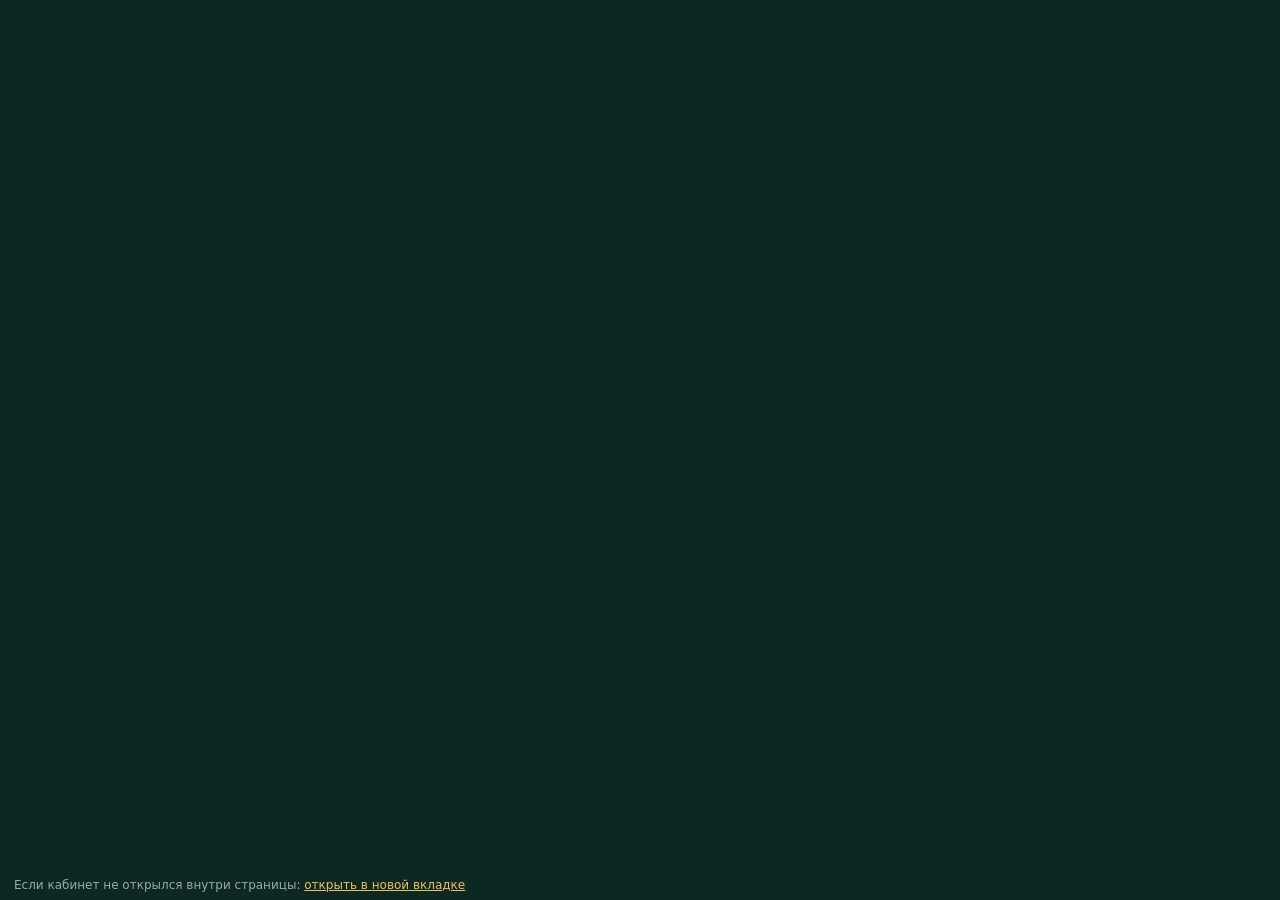
<file: cabinet/index.html>
<!doctype html><html lang="ru"><head><meta charset="utf-8"><meta name="viewport" content="width=device-width,initial-scale=1"><meta name="robots" content="noindex,nofollow"><title>Кабинет · Kazakhstan by Car</title>
<style>html,body{margin:0;height:100%;background:#0d2824;font-family:system-ui,-apple-system,"Segoe UI",sans-serif}iframe{border:0;width:100%;height:100%;display:block}.bar{position:fixed;left:0;right:0;bottom:0;padding:8px 14px;font-size:12px;color:rgba(255,255,255,.6);background:rgba(13,40,36,.9)}.bar a{color:#f2c14e}</style></head>
<body><iframe src="https://script.google.com/macros/s/AKfycbyx2xTh2XgMOT9SLX1YnBMxplKZfJYED21TPcUFick88_68qLgkqeAtkst3ia2_K6de/exec" title="Кабинет Kazakhstan by Car" allow="clipboard-write"></iframe><div class="bar">Если кабинет не открылся внутри страницы: <a href="https://script.google.com/macros/s/AKfycbyx2xTh2XgMOT9SLX1YnBMxplKZfJYED21TPcUFick88_68qLgkqeAtkst3ia2_K6de/exec" target="_blank" rel="noopener">открыть в новой вкладке</a></div></body></html>
</file>
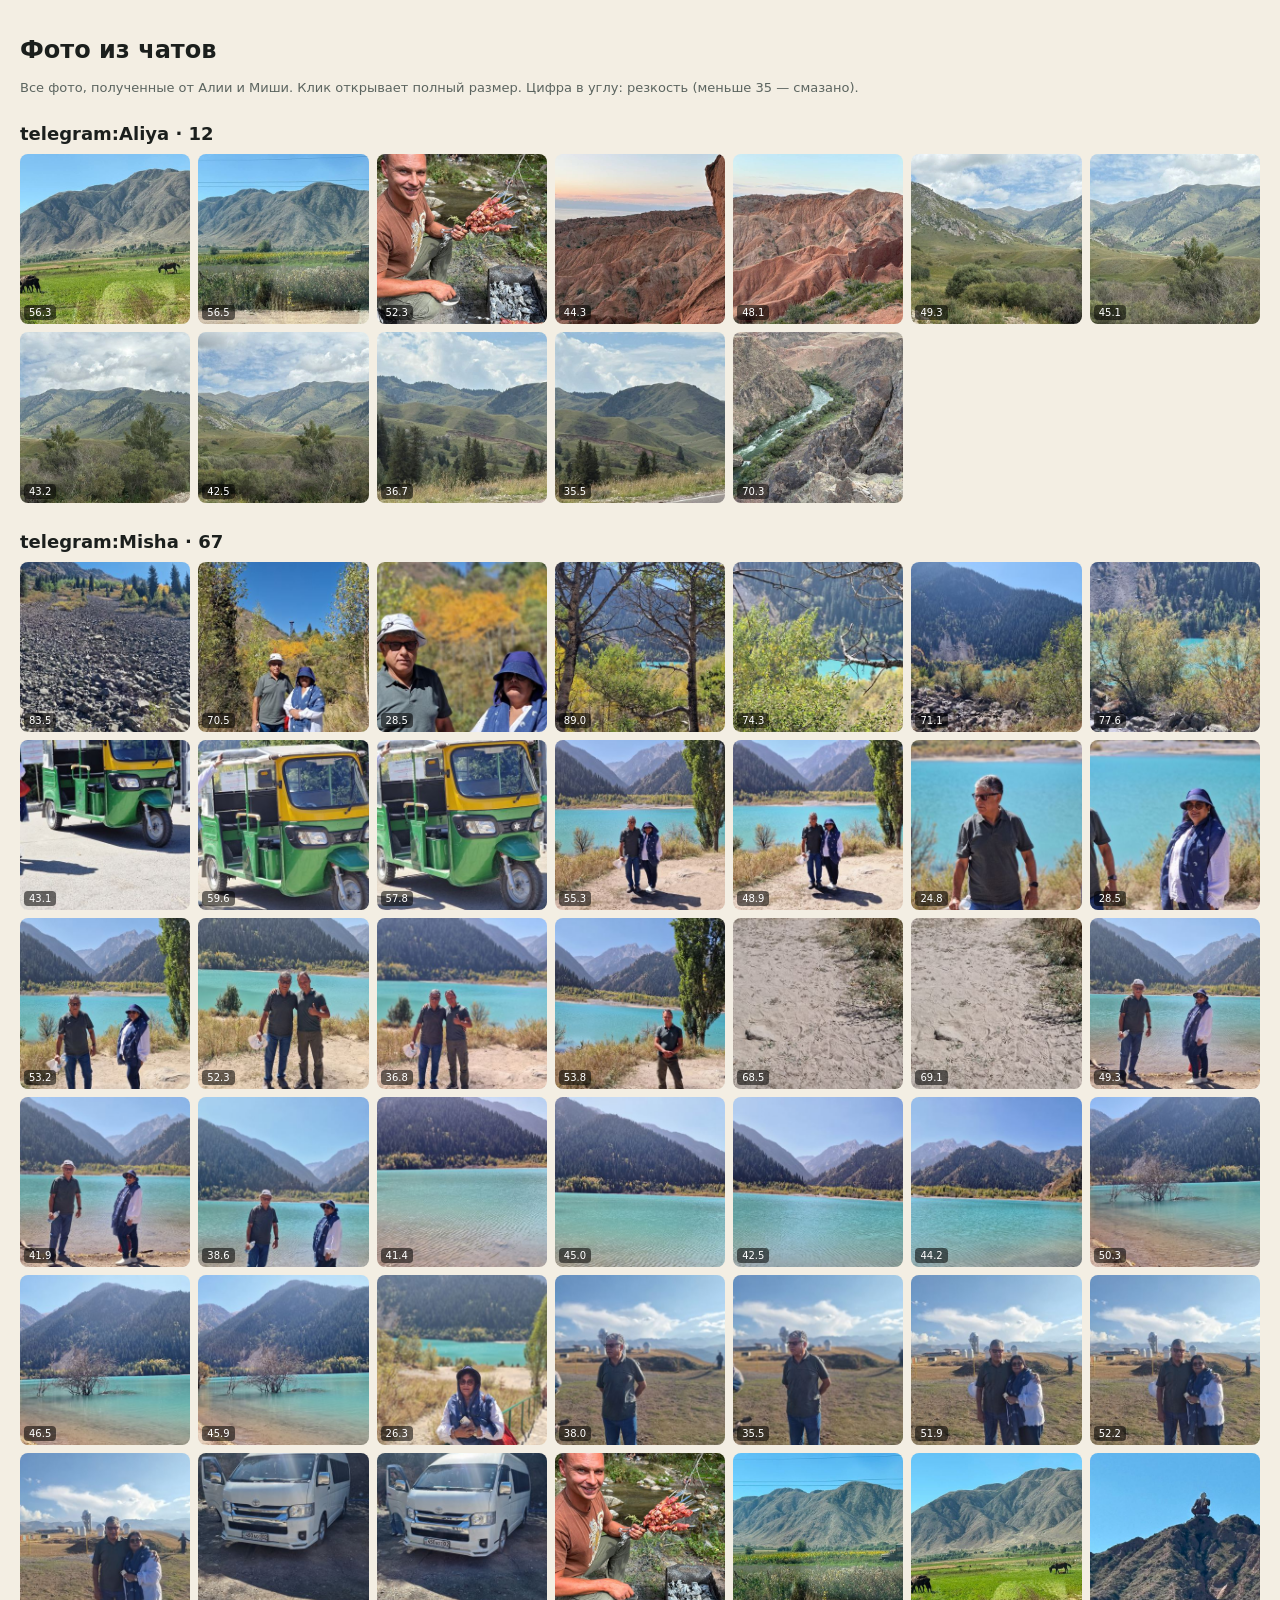
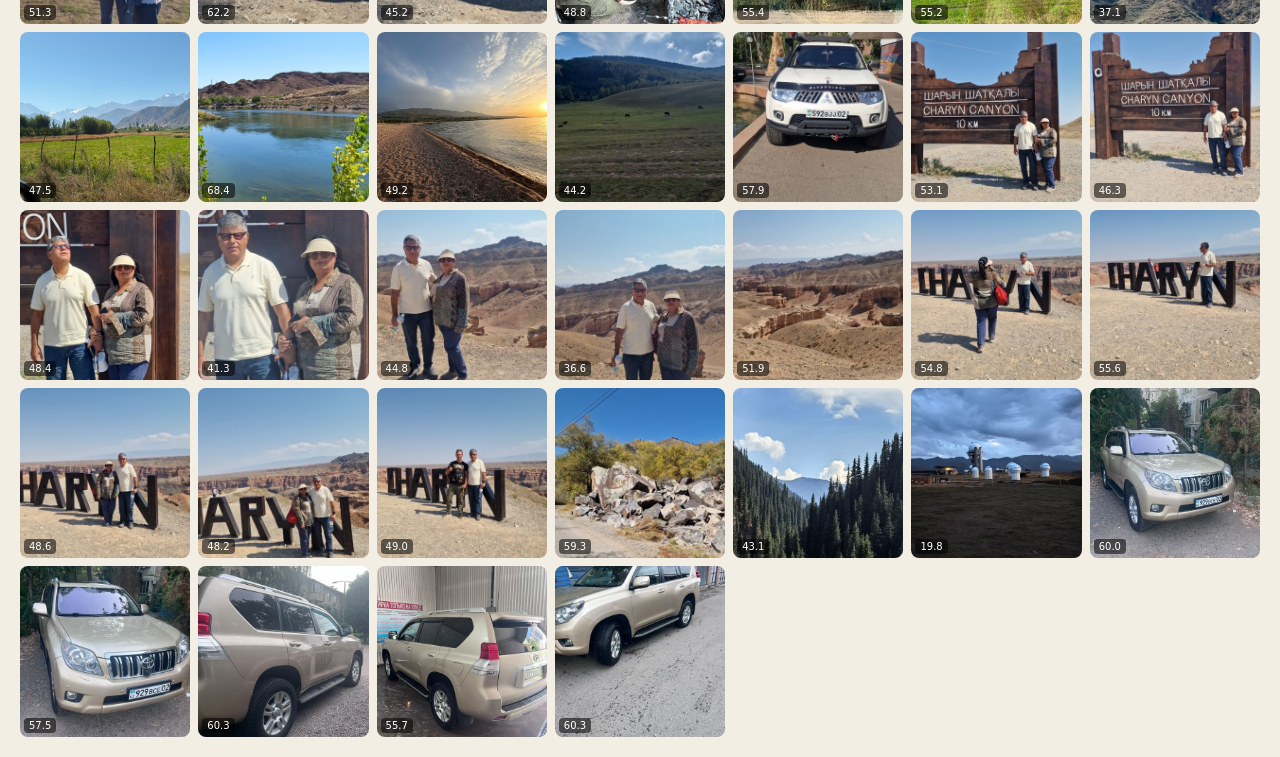
<file: photos/index.html>
<!doctype html><html lang="ru"><head><meta charset="utf-8"><meta name="viewport" content="width=device-width,initial-scale=1"><title>Фото из чатов — Kazakhstan by Car</title><style>body{margin:0;font:15px system-ui;background:#f3eee3;color:#1b1f1d;padding:20px}h1{font-size:24px}h2{font-size:18px;margin:28px 0 10px}.g{display:grid;gap:8px;grid-template-columns:repeat(auto-fill,minmax(160px,1fr))}.g a{display:block;position:relative}.g img{width:100%;aspect-ratio:1;object-fit:cover;border-radius:8px;display:block}.g small{position:absolute;left:4px;bottom:4px;background:rgba(0,0,0,.55);color:#fff;font-size:10px;padding:2px 5px;border-radius:4px}.n{color:#5b645f;font-size:13px}</style></head><body><h1>Фото из чатов</h1><p class="n">Все фото, полученные от Алии и Миши. Клик открывает полный размер. Цифра в углу: резкость (меньше 35 — смазано).</p>
<h2>telegram:Aliya · 12</h2><div class="g">
<a href="full/02b91d7c4c67.jpg" target="_blank"><img src="thumbs/02b91d7c4c67.jpg" alt="aliya_001_p01_photo.jpg" loading="lazy"><small>56.3</small></a>
<a href="full/a7c5ad2ee992.jpg" target="_blank"><img src="thumbs/a7c5ad2ee992.jpg" alt="aliya_002_p02_photo.jpg" loading="lazy"><small>56.5</small></a>
<a href="full/2d119935efa1.jpg" target="_blank"><img src="thumbs/2d119935efa1.jpg" alt="aliya_003_p03_photo.jpg" loading="lazy"><small>52.3</small></a>
<a href="full/4ea2fbef94d4.jpg" target="_blank"><img src="thumbs/4ea2fbef94d4.jpg" alt="aliya_006_p06_photo.jpg" loading="lazy"><small>44.3</small></a>
<a href="full/2bcda2ec6191.jpg" target="_blank"><img src="thumbs/2bcda2ec6191.jpg" alt="aliya_007_p07_photo.jpg" loading="lazy"><small>48.1</small></a>
<a href="full/0d85abea7d4a.jpg" target="_blank"><img src="thumbs/0d85abea7d4a.jpg" alt="aliya_008_p08_photo.jpg" loading="lazy"><small>49.3</small></a>
<a href="full/dcddff3e30a5.jpg" target="_blank"><img src="thumbs/dcddff3e30a5.jpg" alt="aliya_009_p09_photo.jpg" loading="lazy"><small>45.1</small></a>
<a href="full/3412cdf49419.jpg" target="_blank"><img src="thumbs/3412cdf49419.jpg" alt="aliya_010_p10_photo.jpg" loading="lazy"><small>43.2</small></a>
<a href="full/c811243fadcb.jpg" target="_blank"><img src="thumbs/c811243fadcb.jpg" alt="aliya_011_p11_photo.jpg" loading="lazy"><small>42.5</small></a>
<a href="full/8dd8b42c7c29.jpg" target="_blank"><img src="thumbs/8dd8b42c7c29.jpg" alt="aliya_012_p12_photo.jpg" loading="lazy"><small>36.7</small></a>
<a href="full/97e20a9a5270.jpg" target="_blank"><img src="thumbs/97e20a9a5270.jpg" alt="aliya_013_p13_photo.jpg" loading="lazy"><small>35.5</small></a>
<a href="full/29873065f679.jpg" target="_blank"><img src="thumbs/29873065f679.jpg" alt="aliya_014_p14_photo.jpg" loading="lazy"><small>70.3</small></a>
</div>
<h2>telegram:Misha · 67</h2><div class="g">
<a href="full/2ebd1b657649.jpg" target="_blank"><img src="thumbs/2ebd1b657649.jpg" alt="20260914_110432.jpg" loading="lazy"><small>83.5</small></a>
<a href="full/2c7c97510115.jpg" target="_blank"><img src="thumbs/2c7c97510115.jpg" alt="20260914_110505.jpg" loading="lazy"><small>70.5</small></a>
<a href="full/9c0977a82a38.jpg" target="_blank"><img src="thumbs/9c0977a82a38.jpg" alt="20260914_110515.jpg" loading="lazy"><small>28.5</small></a>
<a href="full/c6b6a38cb92d.jpg" target="_blank"><img src="thumbs/c6b6a38cb92d.jpg" alt="20260914_111106.jpg" loading="lazy"><small>89.0</small></a>
<a href="full/fc6c06a0e4e8.jpg" target="_blank"><img src="thumbs/fc6c06a0e4e8.jpg" alt="20260914_111117.jpg" loading="lazy"><small>74.3</small></a>
<a href="full/3708b855747f.jpg" target="_blank"><img src="thumbs/3708b855747f.jpg" alt="20260914_111404.jpg" loading="lazy"><small>71.1</small></a>
<a href="full/74d2aff2b7a1.jpg" target="_blank"><img src="thumbs/74d2aff2b7a1.jpg" alt="20260914_111411.jpg" loading="lazy"><small>77.6</small></a>
<a href="full/34a40a370eef.jpg" target="_blank"><img src="thumbs/34a40a370eef.jpg" alt="20260914_112018.jpg" loading="lazy"><small>43.1</small></a>
<a href="full/0350a7badcc5.jpg" target="_blank"><img src="thumbs/0350a7badcc5.jpg" alt="20260914_112029.jpg" loading="lazy"><small>59.6</small></a>
<a href="full/0ba55bb6670f.jpg" target="_blank"><img src="thumbs/0ba55bb6670f.jpg" alt="20260914_112031.jpg" loading="lazy"><small>57.8</small></a>
<a href="full/74a7a811bc9c.jpg" target="_blank"><img src="thumbs/74a7a811bc9c.jpg" alt="20260914_112407.jpg" loading="lazy"><small>55.3</small></a>
<a href="full/edd4c0fee07b.jpg" target="_blank"><img src="thumbs/edd4c0fee07b.jpg" alt="20260914_112409.jpg" loading="lazy"><small>48.9</small></a>
<a href="full/bf0231eb41d1.jpg" target="_blank"><img src="thumbs/bf0231eb41d1.jpg" alt="20260914_112422.jpg" loading="lazy"><small>24.8</small></a>
<a href="full/2ed8b87cb661.jpg" target="_blank"><img src="thumbs/2ed8b87cb661.jpg" alt="20260914_112424.jpg" loading="lazy"><small>28.5</small></a>
<a href="full/c41290ca2cba.jpg" target="_blank"><img src="thumbs/c41290ca2cba.jpg" alt="20260914_112433.jpg" loading="lazy"><small>53.2</small></a>
<a href="full/ffb854f20fc3.jpg" target="_blank"><img src="thumbs/ffb854f20fc3.jpg" alt="20260914_112530.jpg" loading="lazy"><small>52.3</small></a>
<a href="full/a2c310083a37.jpg" target="_blank"><img src="thumbs/a2c310083a37.jpg" alt="20260914_112537.jpg" loading="lazy"><small>36.8</small></a>
<a href="full/c7287eae5ad3.jpg" target="_blank"><img src="thumbs/c7287eae5ad3.jpg" alt="20260914_112555.jpg" loading="lazy"><small>53.8</small></a>
<a href="full/ffb91603adc4.jpg" target="_blank"><img src="thumbs/ffb91603adc4.jpg" alt="20260914_112705.jpg" loading="lazy"><small>68.5</small></a>
<a href="full/1fc05dac2825.jpg" target="_blank"><img src="thumbs/1fc05dac2825.jpg" alt="20260914_112708.jpg" loading="lazy"><small>69.1</small></a>
<a href="full/0cc881f274a8.jpg" target="_blank"><img src="thumbs/0cc881f274a8.jpg" alt="20260914_112820.jpg" loading="lazy"><small>49.3</small></a>
<a href="full/12b8a34aad9b.jpg" target="_blank"><img src="thumbs/12b8a34aad9b.jpg" alt="20260914_112823.jpg" loading="lazy"><small>41.9</small></a>
<a href="full/cfdac9fc8fbf.jpg" target="_blank"><img src="thumbs/cfdac9fc8fbf.jpg" alt="20260914_112829.jpg" loading="lazy"><small>38.6</small></a>
<a href="full/4af538c99348.jpg" target="_blank"><img src="thumbs/4af538c99348.jpg" alt="20260914_113018.jpg" loading="lazy"><small>41.4</small></a>
<a href="full/486e83795f9f.jpg" target="_blank"><img src="thumbs/486e83795f9f.jpg" alt="20260914_113020.jpg" loading="lazy"><small>45.0</small></a>
<a href="full/bde5d9c3f777.jpg" target="_blank"><img src="thumbs/bde5d9c3f777.jpg" alt="20260914_113023.jpg" loading="lazy"><small>42.5</small></a>
<a href="full/e5b0a6de6374.jpg" target="_blank"><img src="thumbs/e5b0a6de6374.jpg" alt="20260914_113026.jpg" loading="lazy"><small>44.2</small></a>
<a href="full/06fcbf076fec.jpg" target="_blank"><img src="thumbs/06fcbf076fec.jpg" alt="20260914_113233.jpg" loading="lazy"><small>50.3</small></a>
<a href="full/da8bff7ecc0e.jpg" target="_blank"><img src="thumbs/da8bff7ecc0e.jpg" alt="20260914_113243.jpg" loading="lazy"><small>46.5</small></a>
<a href="full/0546858b3fa2.jpg" target="_blank"><img src="thumbs/0546858b3fa2.jpg" alt="20260914_113246.jpg" loading="lazy"><small>45.9</small></a>
<a href="full/90318a2b6525.jpg" target="_blank"><img src="thumbs/90318a2b6525.jpg" alt="20260914_114028.jpg" loading="lazy"><small>26.3</small></a>
<a href="full/3e50cd7a4060.jpg" target="_blank"><img src="thumbs/3e50cd7a4060.jpg" alt="20260914_161249.jpg" loading="lazy"><small>38.0</small></a>
<a href="full/bc98485fbea7.jpg" target="_blank"><img src="thumbs/bc98485fbea7.jpg" alt="20260914_161251.jpg" loading="lazy"><small>35.5</small></a>
<a href="full/046ef988633a.jpg" target="_blank"><img src="thumbs/046ef988633a.jpg" alt="20260914_161325.jpg" loading="lazy"><small>51.9</small></a>
<a href="full/182434a5fbbd.jpg" target="_blank"><img src="thumbs/182434a5fbbd.jpg" alt="20260914_161327.jpg" loading="lazy"><small>52.2</small></a>
<a href="full/8748492b06b5.jpg" target="_blank"><img src="thumbs/8748492b06b5.jpg" alt="20260914_161329.jpg" loading="lazy"><small>51.3</small></a>
<a href="full/d41f7ed4287d.jpg" target="_blank"><img src="thumbs/d41f7ed4287d.jpg" alt="20260928_121628.jpg" loading="lazy"><small>62.2</small></a>
<a href="full/bc4bd88eaccc.jpg" target="_blank"><img src="thumbs/bc4bd88eaccc.jpg" alt="20260928_121633.jpg" loading="lazy"><small>45.2</small></a>
<a href="full/97f71d809d60.jpg" target="_blank"><img src="thumbs/97f71d809d60.jpg" alt="IMG-20260823-WA0038.jpg" loading="lazy"><small>48.8</small></a>
<a href="full/c9f9a94c98d9.jpg" target="_blank"><img src="thumbs/c9f9a94c98d9.jpg" alt="IMG-20260827-WA0001.jpg" loading="lazy"><small>55.4</small></a>
<a href="full/3f8797a83542.jpg" target="_blank"><img src="thumbs/3f8797a83542.jpg" alt="IMG-20260827-WA0002.jpg" loading="lazy"><small>55.2</small></a>
<a href="full/c7b067df07ed.jpg" target="_blank"><img src="thumbs/c7b067df07ed.jpg" alt="IMG-20260827-WA0006.jpg" loading="lazy"><small>37.1</small></a>
<a href="full/dfcc2fd600a8.jpg" target="_blank"><img src="thumbs/dfcc2fd600a8.jpg" alt="IMG-20260827-WA0007.jpg" loading="lazy"><small>47.5</small></a>
<a href="full/32e3ba94c5dd.jpg" target="_blank"><img src="thumbs/32e3ba94c5dd.jpg" alt="IMG-20260827-WA0022.jpg" loading="lazy"><small>68.4</small></a>
<a href="full/cfb07a2f4296.jpg" target="_blank"><img src="thumbs/cfb07a2f4296.jpg" alt="IMG-20260830-WA0020.jpg" loading="lazy"><small>49.2</small></a>
<a href="full/a78b4ad9cf56.jpg" target="_blank"><img src="thumbs/a78b4ad9cf56.jpg" alt="IMG-20260908-WA0068.jpg" loading="lazy"><small>44.2</small></a>
<a href="full/0cbfc8998d47.jpeg" target="_blank"><img src="thumbs/0cbfc8998d47.jpg" alt="IMG-20260912-WA0005.jpeg" loading="lazy"><small>57.9</small></a>
<a href="full/af68aafdded8.jpeg" target="_blank"><img src="thumbs/af68aafdded8.jpg" alt="IMG-20260912-WA0018.jpeg" loading="lazy"><small>53.1</small></a>
<a href="full/5dfb3287a79d.jpeg" target="_blank"><img src="thumbs/5dfb3287a79d.jpg" alt="IMG-20260912-WA0019.jpeg" loading="lazy"><small>46.3</small></a>
<a href="full/4306ae61da6c.jpeg" target="_blank"><img src="thumbs/4306ae61da6c.jpg" alt="IMG-20260912-WA0020.jpeg" loading="lazy"><small>48.4</small></a>
<a href="full/26d15d9dcbc3.jpeg" target="_blank"><img src="thumbs/26d15d9dcbc3.jpg" alt="IMG-20260912-WA0021.jpeg" loading="lazy"><small>41.3</small></a>
<a href="full/272090cf3b38.jpeg" target="_blank"><img src="thumbs/272090cf3b38.jpg" alt="IMG-20260912-WA0027.jpeg" loading="lazy"><small>44.8</small></a>
<a href="full/be611d692f50.jpeg" target="_blank"><img src="thumbs/be611d692f50.jpg" alt="IMG-20260912-WA0028.jpeg" loading="lazy"><small>36.6</small></a>
<a href="full/6fe7e88825ba.jpeg" target="_blank"><img src="thumbs/6fe7e88825ba.jpg" alt="IMG-20260912-WA0031.jpeg" loading="lazy"><small>51.9</small></a>
<a href="full/b93048bfd285.jpeg" target="_blank"><img src="thumbs/b93048bfd285.jpg" alt="IMG-20260912-WA0037.jpeg" loading="lazy"><small>54.8</small></a>
<a href="full/4c71294ec9f1.jpeg" target="_blank"><img src="thumbs/4c71294ec9f1.jpg" alt="IMG-20260912-WA0038.jpeg" loading="lazy"><small>55.6</small></a>
<a href="full/c9d65bfbc1b7.jpeg" target="_blank"><img src="thumbs/c9d65bfbc1b7.jpg" alt="IMG-20260912-WA0039.jpeg" loading="lazy"><small>48.6</small></a>
<a href="full/8b0c4739a429.jpeg" target="_blank"><img src="thumbs/8b0c4739a429.jpg" alt="IMG-20260912-WA0040.jpeg" loading="lazy"><small>48.2</small></a>
<a href="full/53a3e852245c.jpeg" target="_blank"><img src="thumbs/53a3e852245c.jpg" alt="IMG-20260912-WA0042.jpeg" loading="lazy"><small>49.0</small></a>
<a href="full/f93107baf419.jpeg" target="_blank"><img src="thumbs/f93107baf419.jpg" alt="IMG-20260914-WA0018.jpeg" loading="lazy"><small>59.3</small></a>
<a href="full/862253c8e0c5.jpg" target="_blank"><img src="thumbs/862253c8e0c5.jpg" alt="IMG-20260920-WA0006.jpg" loading="lazy"><small>43.1</small></a>
<a href="full/09cdd941abba.jpg" target="_blank"><img src="thumbs/09cdd941abba.jpg" alt="IMG-20260920-WA0007.jpg" loading="lazy"><small>19.8</small></a>
<a href="full/225f3c759864.jpg" target="_blank"><img src="thumbs/225f3c759864.jpg" alt="IMG-20261014-WA0038.jpg" loading="lazy"><small>60.0</small></a>
<a href="full/06daf4e5b16b.jpg" target="_blank"><img src="thumbs/06daf4e5b16b.jpg" alt="IMG-20261014-WA0039.jpg" loading="lazy"><small>57.5</small></a>
<a href="full/95fe1978cfbf.jpg" target="_blank"><img src="thumbs/95fe1978cfbf.jpg" alt="IMG-20261014-WA0046.jpg" loading="lazy"><small>60.3</small></a>
<a href="full/27c48638cd28.jpg" target="_blank"><img src="thumbs/27c48638cd28.jpg" alt="IMG-20261014-WA0048.jpg" loading="lazy"><small>55.7</small></a>
<a href="full/1824ca8e10ad.jpg" target="_blank"><img src="thumbs/1824ca8e10ad.jpg" alt="IMG-20261014-WA0049.jpg" loading="lazy"><small>60.3</small></a>
</div>
</body></html>
</file>
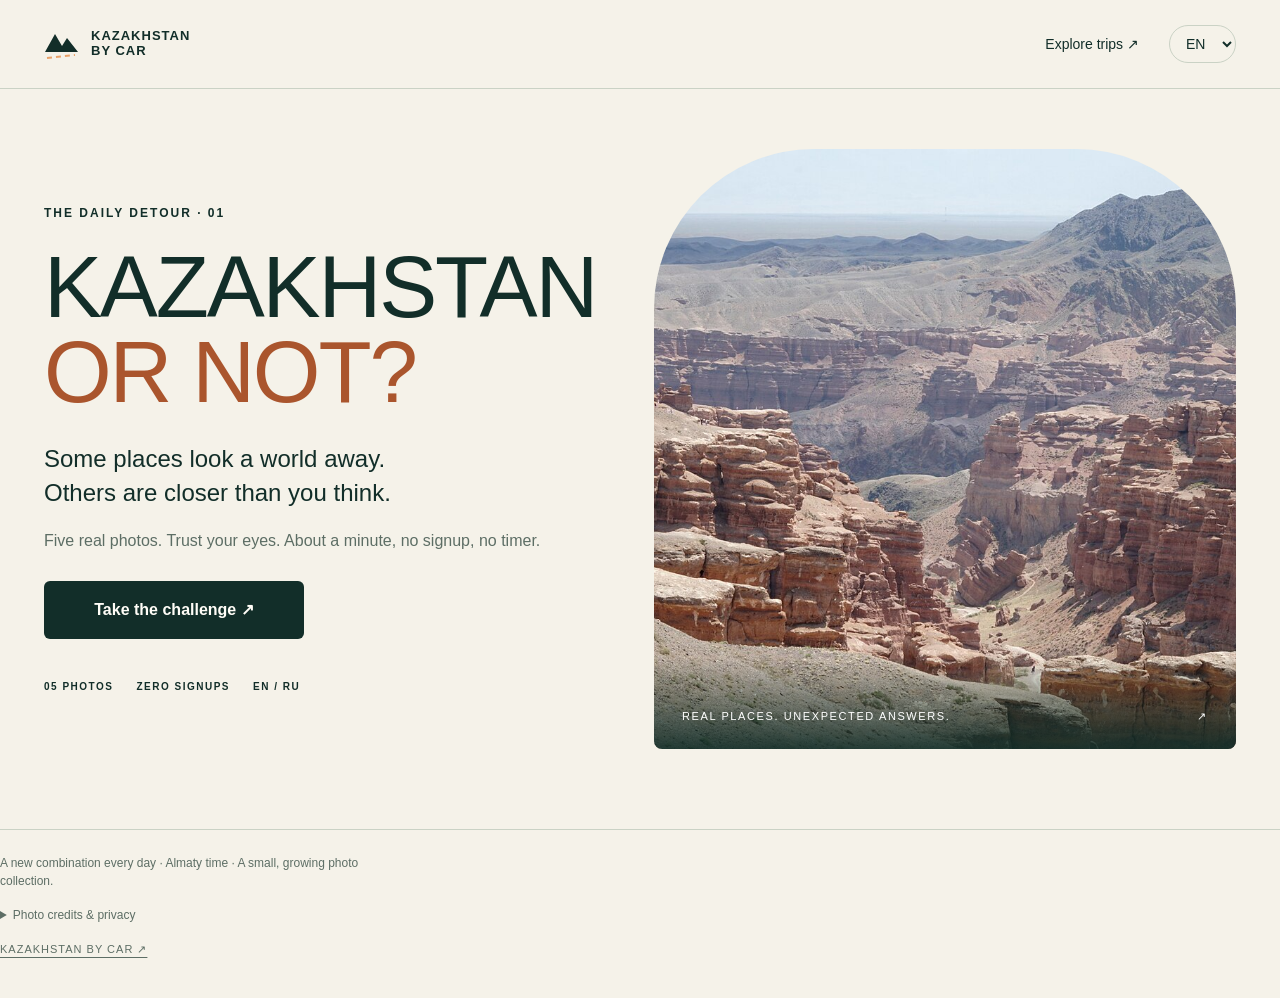
<file: play/index.html>
<!doctype html>
<html lang="en">
<head>
  <meta charset="utf-8"><meta name="viewport" content="width=device-width,initial-scale=1">
  <title>Kazakhstan or not? — A 60-second travel challenge</title>
  <meta name="description" content="Five real photographs. One question: Kazakhstan or not? Play the daily travel challenge and challenge a friend. No signup.">
  <link rel="canonical" href="https://kazakhstanbycar.com/play/">
  <meta property="og:title" content="Kazakhstan or not? Can you get 5 out of 5?">
  <meta property="og:description" content="Five real photographs. A one-minute travel challenge. Play, discover, challenge a friend.">
  <meta property="og:type" content="website"><meta property="og:url" content="https://kazakhstanbycar.com/play/">
  <meta property="og:image" content="https://kazakhstanbycar.com/play/assets/social.png">
  <meta property="og:image:width" content="1200"><meta property="og:image:height" content="630">
  <meta name="twitter:card" content="summary_large_image"><meta name="theme-color" content="#122e29">
  <link rel="stylesheet" href="style.css?v=1">
  <script type="module" src="app.js?v=1"></script>
</head>
<body>
  <header class="top"><a class="brand" href="/" aria-label="Kazakhstan by Car home"><svg width="35" height="31" viewBox="0 0 35 31" aria-hidden="true"><path d="M1 23 11 5l7 12 5-8 11 14" fill="currentColor"/><path d="m3 29 28-3" stroke="#e8a169" stroke-width="2" stroke-dasharray="5 4"/></svg><span>KAZAKHSTAN<br>BY CAR</span></a><div class="top-right"><a id="back" href="/">Explore trips ↗</a><label class="sr" for="language">Language / Язык</label><select id="language"><option value="en">EN</option><option value="ru">RU</option></select></div></header>
  <main id="main">
    <section id="intro" class="intro">
      <div class="intro-copy"><p class="eyebrow" data-i="eyebrow">THE DAILY DETOUR · 01</p><h1><span data-i="title">KAZAKHSTAN</span><br><em data-i="orNot">OR NOT?</em></h1><p class="lead" data-i="intro">Some places look a world away. Others are closer than you think.</p><p class="muted" data-i="rules">Five real photos. Trust your eyes. About a minute, no signup, no timer.</p><button id="start" class="primary" data-i="start">Take the challenge ↗</button><div class="intro-meta"><span data-i="five">05 PHOTOS</span><span data-i="signup">ZERO SIGNUPS</span><span>EN / RU</span></div><p id="invite" class="notice" hidden></p></div>
      <figure class="intro-photo"><img src="assets/p01.jpg" width="1280" height="853" alt="Red rock towers beneath a blue sky" fetchpriority="high"><figcaption><span data-i="photoTag">REAL PLACES. UNEXPECTED ANSWERS.</span><span>↗</span></figcaption></figure>
    </section>
    <section id="game" hidden aria-labelledby="question">
      <div class="game-top"><p class="eyebrow" id="dayLabel"></p><div id="progress" class="dots" aria-label="Progress"></div><span id="counter"></span></div>
      <div class="game-grid"><figure class="round-photo"><img id="photo" width="1280" height="960" alt=""><div id="imageLoading" class="image-status" role="status"></div><button id="retry" class="secondary" hidden data-i="retry">Retry photo</button></figure>
      <div class="question-panel"><p class="eyebrow" data-i="look">LOOK CLOSER</p><h2 id="question" tabindex="-1" data-i="question">Is this Kazakhstan?</h2><p id="answerHint" class="muted" data-i="hint">Mountains, lakes, a little misdirection. Go with your instinct.</p><div class="choices"><button id="yes" class="primary" disabled data-i="yes">Yes, Kazakhstan</button><button id="no" class="secondary" disabled data-i="no">Somewhere else</button></div>
      <div id="reveal" hidden><p id="verdict" class="verdict" role="status"></p><h3 id="place"></h3><p id="fact"></p><p class="photo-credit"><a id="source" target="_blank" rel="noopener"></a> · <a id="license" target="_blank" rel="noopener"></a><br><span data-i="changes">Resized / cropped for display. No AI-generated scenery.</span></p><a id="visit" class="text-link" hidden data-i="visit">I want to go here ↗</a><button id="next" class="primary" data-i="next">Next photo →</button></div>
      </div></div>
    </section>
    <section id="result" class="result" hidden aria-labelledby="resultTitle">
      <div class="result-card"><p class="eyebrow" data-i="passport">YOUR EXPLORER CARD</p><h2 id="resultTitle" tabindex="-1"></h2><div id="score" class="score"></div><div id="resultDots" class="dots"></div><p id="resultDay"></p><div class="mountains" aria-hidden="true">△ △ △</div><p class="card-brand">KAZAKHSTAN BY CAR</p></div>
      <div class="result-actions"><p class="eyebrow" data-i="turn">YOUR FRIEND'S TURN</p><h3 data-i="challenge">Think they can beat you?</h3><p class="muted" data-i="same">Send the same five photos. No answers in the link.</p><button id="share" class="primary" data-i="share">Challenge a friend ↗</button><div class="pair"><button id="copy" class="secondary" data-i="copy">Copy result & link</button><button id="download" class="secondary" data-i="download">Save image ↓</button></div><a id="shareWa" class="text-link" target="_blank" rel="noopener">WhatsApp ↗</a><p id="shareStatus" role="status" aria-live="polite"></p><div class="trip-box"><p data-i="travel">Liked the Kazakhstan landscapes? Let's turn a photo into a real trip.</p><a id="trip" class="primary" href="/?utm_source=game&utm_medium=interactive&utm_campaign=kazakhstan_or_not#tours" data-i="trip">Explore private trips ↗</a><small data-i="confirm">Route, price and availability confirmed in chat.</small></div><div class="pair"><button id="again" class="quiet" data-i="again">Review these photos</button><a id="today" class="quiet" href="./" data-i="today">Today's challenge</a></div></div>
    </section>
    <figure id="imageOutput" hidden><img id="resultImage" width="1080" height="1350" alt=""><figcaption><a id="saveImage" download="kazakhstan-challenge.png">Download PNG ↓</a></figcaption></figure>
    <p id="fatal" role="alert" hidden></p>
    <noscript><p class="notice">This game needs JavaScript. Для игры нужен JavaScript. <a href="/">Explore trips / Перейти к поездкам</a></p></noscript>
  </main>
  <footer><p data-i="daily">A new combination every day · Almaty time · A small, growing photo collection.</p><details><summary data-i="credits">Photo credits & privacy</summary><p data-i="privacy">Your progress stays in this browser. No account, tracking cookies or leaderboard. Sharing opens only when you choose it. Scores are for fun, not a competition with prizes.</p><p data-i="licenses">Photographs are from Wikimedia Commons. Authors, originals and licenses are listed below. Resized and cropped only; image licenses remain unchanged. Sharing cards contain our graphics, not these photographs.</p><ul id="credits"></ul></details><a href="/" class="footer-brand">KAZAKHSTAN BY CAR ↗</a></footer>
</body></html>
</file>
<file: play/style.css>
:root{color-scheme:light;--ink:#122e29;--paper:#f5f2e9;--muted:#5d6e65;--accent:#ecaa78;--line:#cad2c5;--white:#fffdf7}*{box-sizing:border-box}body{margin:0;background:var(--paper);color:var(--ink);font-family:Arial,Helvetica,sans-serif;font-size:17px;line-height:1.5}a{color:inherit;text-underline-offset:4px}button,select{font:inherit}button,a,select{-webkit-tap-highlight-color:transparent}button{cursor:pointer}button:disabled{opacity:.5;cursor:wait}[hidden]{display:none!important}:focus-visible{outline:3px solid #bc6024;outline-offset:5px}h1,h2,h3,p,figure{margin:0}button,a{touch-action:manipulation}button{border:0}h1,h2{font-family:Impact,'Arial Narrow',Arial,sans-serif;font-weight:900;line-height:.98;letter-spacing:-.055em}h1{font-size:clamp(52px,6.8vw,104px)}h1 em{font-style:normal;color:#aa552d}h2{font-size:clamp(40px,4vw,64px)}h3{font-size:28px;line-height:1.18;letter-spacing:-.035em}p{max-width:62ch}.top{max-width:1440px;margin:auto;padding:25px 44px;display:flex;justify-content:space-between;align-items:center;border-bottom:1px solid var(--line)}.brand{display:flex;gap:12px;align-items:center;text-decoration:none;font-size:13px;line-height:1.13;letter-spacing:1px;font-weight:900}.top-right{display:flex;gap:30px;align-items:center;font-size:14px}.top-right a{text-decoration:none}.top select{border:1px solid var(--line);border-radius:24px;padding:9px 12px;color:var(--ink);background:transparent}main{max-width:1440px;margin:auto;padding:50px 44px 70px}.eyebrow{font-size:12px;font-weight:800;letter-spacing:2px;margin-bottom:22px}.intro{display:grid;grid-template-columns:1fr 1.03fr;gap:45px;align-items:center;min-height:620px}.intro-copy{padding:20px 0}.lead{font-size:24px;line-height:1.4;margin-top:28px;max-width:26ch}.muted{color:var(--muted);margin:20px 0;font-size:16px}.primary,.secondary{display:inline-flex;justify-content:center;align-items:center;padding:17px 23px;border-radius:6px;min-height:56px;font-weight:700;font-size:16px;text-decoration:none;text-align:center;transition:background .15s,transform .15s}.primary{background:var(--ink);color:var(--white)}.primary:hover:not(:disabled){background:#245247;transform:translateY(-1px)}.secondary{border:1px solid #7c8e81;background:transparent;color:var(--ink)}.secondary:hover:not(:disabled){background:#e6eadd}.intro .primary{margin-top:8px;min-width:260px}.intro-meta{display:flex;gap:23px;margin-top:40px;font-size:10px;font-weight:bold;letter-spacing:1.5px}.intro-photo{position:relative;height:600px;border-radius:160px 160px 8px 8px;overflow:hidden;background:var(--ink)}.intro-photo img{width:100%;height:100%;object-fit:cover}.intro-photo figcaption{position:absolute;bottom:0;left:0;right:0;padding:50px 28px 25px;background:linear-gradient(transparent,#122e29e6);color:white;display:flex;justify-content:space-between;font-size:11px;letter-spacing:1.6px}.game-top{display:flex;align-items:center;justify-content:space-between;margin-bottom:24px;gap:18px}.game-top .eyebrow{margin:0}.dots{display:flex;gap:8px}.dot{width:11px;height:11px;border:1px solid #78907f;border-radius:50%;display:inline-block}.dot.current{background:var(--accent);border-color:#ad622d}.dot.right{background:#1a6e4e}.dot.wrong{background:#b75b43}.game-grid{display:grid;grid-template-columns:1.5fr 1fr;gap:40px;align-items:start}.round-photo{position:relative;background:#dae2d7;min-height:300px;border-radius:9px;overflow:hidden;display:flex;align-items:center;justify-content:center}.round-photo img{display:block;width:100%;height:clamp(350px,48vw,610px);object-fit:cover}.image-status{position:absolute;background:var(--paper);padding:12px;max-width:85%;border-radius:6px}.round-photo #retry{position:absolute;bottom:22px;background:var(--paper)}.question-panel{padding:18px 0}.choices{display:grid;gap:12px;margin-top:28px}.choices button{width:100%}.verdict{font-size:13px;font-weight:bold;margin:22px 0 12px;text-transform:uppercase;letter-spacing:1px}.verdict.correct{color:#226344}.verdict.incorrect{color:#a0452e}#fact{margin-top:12px;color:var(--muted);font-size:16px}.photo-credit{font-size:11px;color:var(--muted);margin-top:20px;overflow-wrap:anywhere}.text-link{display:inline-block;margin:20px 0;font-weight:bold;font-size:15px}#next{display:flex;width:100%;margin-top:15px}.result{display:grid;grid-template-columns:1fr 1fr;max-width:1080px;gap:60px;margin:10px auto}.result-card{background:var(--ink);color:var(--paper);border-radius:12px;padding:45px 38px;overflow:hidden;position:relative;min-height:550px;display:flex;flex-direction:column;align-items:center;text-align:center}.result-card .eyebrow{color:var(--accent);font-size:10px}.result-card h2{font-size:48px;max-width:12ch}.score{font-size:112px;line-height:1.2;font-weight:800;letter-spacing:-8px;margin:25px 0 15px}.result-card .dot{width:17px;height:17px}.result-card .dot.right{background:#a4d5ad}.result-card .dot.wrong{background:var(--accent)}#resultDay{font-size:13px;margin-top:18px;opacity:.7}.mountains{font-size:110px;letter-spacing:-38px;color:#436557;line-height:1;margin:22px 30px 20px 0}.card-brand{font-size:11px;letter-spacing:3px;margin-top:auto}.result-actions{padding-top:15px}.result-actions>button{width:100%}.pair{display:flex;gap:10px;margin-top:12px}.pair>*{flex:1}.pair .secondary{font-size:13px;padding:12px}.trip-box{border-top:1px solid var(--line);margin-top:20px;padding-top:24px}.trip-box p{font-size:18px;margin-bottom:17px}.trip-box small{display:block;color:var(--muted);font-size:12px;margin-top:10px}.quiet{font-size:12px;background:none;border:0;color:var(--muted);padding:12px 0;text-align:left}.notice{padding:14px;border-left:3px solid var(--accent);margin-top:24px;background:#e9ecdf;font-size:14px}#shareStatus{min-height:24px;font-size:13px;color:var(--muted)}footer{max-width:1352px;margin:0 auto;padding:24px 0 40px;border-top:1px solid var(--line);font-size:12px;color:var(--muted)}footer p{margin-bottom:12px}footer details{max-width:850px;margin:16px 0}footer summary{cursor:pointer}footer ul{padding-left:20px}footer li{margin:12px 0;overflow-wrap:anywhere}.footer-brand{font-size:11px;letter-spacing:1px}.sr{position:absolute;width:1px;height:1px;padding:0;margin:-1px;overflow:hidden;clip:rect(0,0,0,0);white-space:nowrap;border:0}
@media(min-width:1500px){main{padding-top:65px}}@media(max-width:1000px){.intro{gap:30px;min-height:0}.intro-photo{height:520px}.intro-meta{gap:12px;font-size:9px}.game-grid{gap:25px;grid-template-columns:1.2fr 1fr}.result{gap:30px}footer{margin:0 44px}.result-card{padding:35px 22px}}@media(max-width:680px){.top{padding:17px 20px}.top-right{gap:14px}.top-right a{font-size:11px}.brand{font-size:10px;gap:7px}main{padding:26px 20px 40px}.intro{display:flex;flex-direction:column;gap:28px}.intro-copy{width:100%;padding:0}.intro h1{font-size:clamp(48px,12vw,76px)}.eyebrow{font-size:10px;letter-spacing:1.4px;margin-bottom:17px}.lead{font-size:21px;margin-top:22px}.intro-photo{width:100%;height:310px;border-radius:80px 80px 8px 8px}.intro .primary{width:100%}.intro-meta{margin-top:22px}.game-top{flex-wrap:wrap;gap:12px}.game-top .eyebrow{font-size:9px}.game-grid{display:block}.round-photo img{height:290px}.question-panel{padding-top:24px}.question-panel h2{font-size:43px}.choices{grid-template-columns:1fr 1fr;margin-top:20px;gap:10px}.choices button{font-size:14px;padding:12px 8px}.question-panel .muted{margin:14px 0;font-size:14px}.result{grid-template-columns:1fr;gap:25px}.result-card{min-height:440px;padding:32px 20px}.result-card h2{font-size:42px}.score{font-size:90px;margin:15px 0}.mountains{font-size:80px;margin-top:15px}.result-actions{padding-top:0}.result-actions h3{font-size:30px}footer{margin:0 20px;font-size:11px}#reveal h3{font-size:25px}}@media(prefers-reduced-motion:reduce){*{transition:none!important;scroll-behavior:auto!important}}
#imageOutput{max-width:360px;margin:40px auto;text-align:center}#resultImage{width:100%;height:auto;border-radius:10px}#saveImage{display:inline-block;margin:16px;padding:15px;border:1px solid #7c8e81;border-radius:6px;font-weight:bold}
h1,h2{font-weight:400;letter-spacing:-.025em}
</file>
